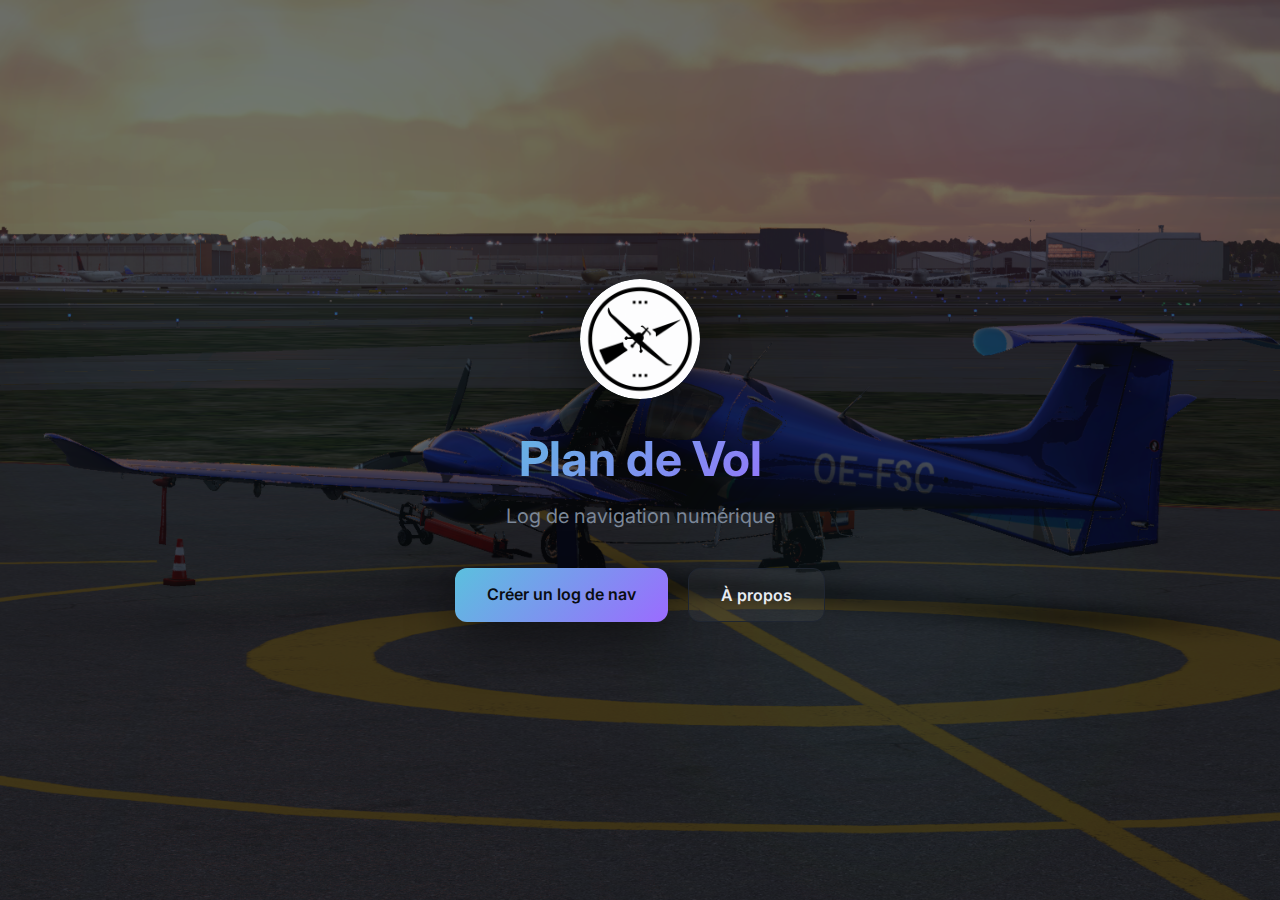
<file: index.html>
<!DOCTYPE html>
<html lang="fr">
<head>
  <meta charset="UTF-8" />
  <meta name="viewport" content="width=device-width, initial-scale=1.0" />
  <title>Plan de Vol - Accueil</title>
  <link rel="icon" type="image/x-icon" href="./favicon/favicon.ico">
  <link rel="icon" type="image/png" sizes="16x16" href="./favicon/favicon-16x16.png">
  <link rel="icon" type="image/png" sizes="32x32" href="./favicon/favicon-32x32.png">
  <link rel="apple-touch-icon" sizes="180x180" href="./favicon/apple-touch-icon.png">
  <link rel="manifest" href="./favicon/site.webmanifest">
  <link rel="preconnect" href="https://fonts.googleapis.com">
  <link rel="preconnect" href="https://fonts.gstatic.com" crossorigin>
  <link href="https://fonts.googleapis.com/css2?family=Inter:wght@400;500;600;700&display=swap" rel="stylesheet">
  <style>
    :root {
      color-scheme: dark;
      --bg: #0a0d11;
      --surface: #11161f;
      --muted: #7b8798;
      --text: #e8ecf2;
      --accent: #5bc0de;
      --accent-2: #9b6bff;
      --border: #1f2530;
      --shadow: 0 18px 50px rgba(0, 0, 0, 0.45);
    }
    * { box-sizing: border-box; }
    body {
      margin: 0;
      font-family: "Inter", system-ui, -apple-system, sans-serif;
      background: var(--bg);
      color: var(--text);
      min-height: 100vh;
      display: flex;
      align-items: center;
      justify-content: center;
      position: relative;
      overflow: hidden;
    }
    body::before {
      content: "";
      position: absolute;
      inset: 0;
      background: 
        radial-gradient(circle at 20% 20%, rgba(91, 192, 222, 0.18), transparent 35%),
        radial-gradient(circle at 80% 10%, rgba(155, 107, 255, 0.14), transparent 30%),
        radial-gradient(circle at 70% 70%, rgba(91, 192, 222, 0.12), transparent 25%);
      filter: blur(50px);
      opacity: 0.7;
      z-index: 0;
    }
    body::after {
      content: "";
      position: absolute;
      inset: 0;
      background: url("./DA40.png") center center / cover no-repeat;
      opacity: 0.4;
      pointer-events: none;
      z-index: 0;
    }
    .container {
      position: relative;
      z-index: 1;
      text-align: center;
      max-width: 800px;
      padding: 40px 20px;
    }
    .logo {
      width: 120px;
      height: 120px;
      margin: 0 auto 30px;
      border-radius: 50%;
      overflow: hidden;
      box-shadow: var(--shadow);
      background: rgba(91, 192, 222, 0.1);
      display: flex;
      align-items: center;
      justify-content: center;
      padding: 0;
    }
    .logo img {
      width: 100%;
      height: 100%;
      object-fit: contain;
      filter: drop-shadow(0 4px 10px rgba(0, 0, 0, 0.4));
      border-radius: 50%;
    }
    h1 {
      font-size: 48px;
      margin: 0 0 16px;
      background: linear-gradient(135deg, var(--accent), var(--accent-2));
      -webkit-background-clip: text;
      -webkit-text-fill-color: transparent;
      background-clip: text;
    }
    .subtitle {
      font-size: 20px;
      color: var(--muted);
      margin: 0 0 40px;
    }
    .nav-links {
      display: flex;
      gap: 20px;
      justify-content: center;
      flex-wrap: wrap;
    }
    .btn {
      display: inline-block;
      padding: 16px 32px;
      border-radius: 12px;
      font-weight: 600;
      text-decoration: none;
      transition: all 0.2s ease;
      font-size: 16px;
    }
    .btn-primary {
      background: linear-gradient(135deg, var(--accent), var(--accent-2));
      color: #0a0d11;
      box-shadow: var(--shadow);
    }
    .btn-primary:hover {
      transform: translateY(-2px);
      box-shadow: 0 24px 60px rgba(91, 192, 222, 0.4);
    }
    .btn-secondary {
      background: rgba(255, 255, 255, 0.05);
      color: var(--text);
      border: 1px solid var(--border);
    }
    .btn-secondary:hover {
      background: rgba(255, 255, 255, 0.1);
      border-color: var(--accent);
    }
  </style>
</head>
<body>
  <div class="container">
    <div class="logo">
      <img src="./avion.png" alt="Avion">
    </div>
    <h1>Plan de Vol</h1>
    <p class="subtitle">Log de navigation numérique</p>
    <div class="nav-links">
      <a href="./lognav.html" class="btn btn-primary">Créer un log de nav</a>
      <a href="./a-propos.html" class="btn btn-secondary">À propos</a>
    </div>
  </div>
</body>
</html>
</file>
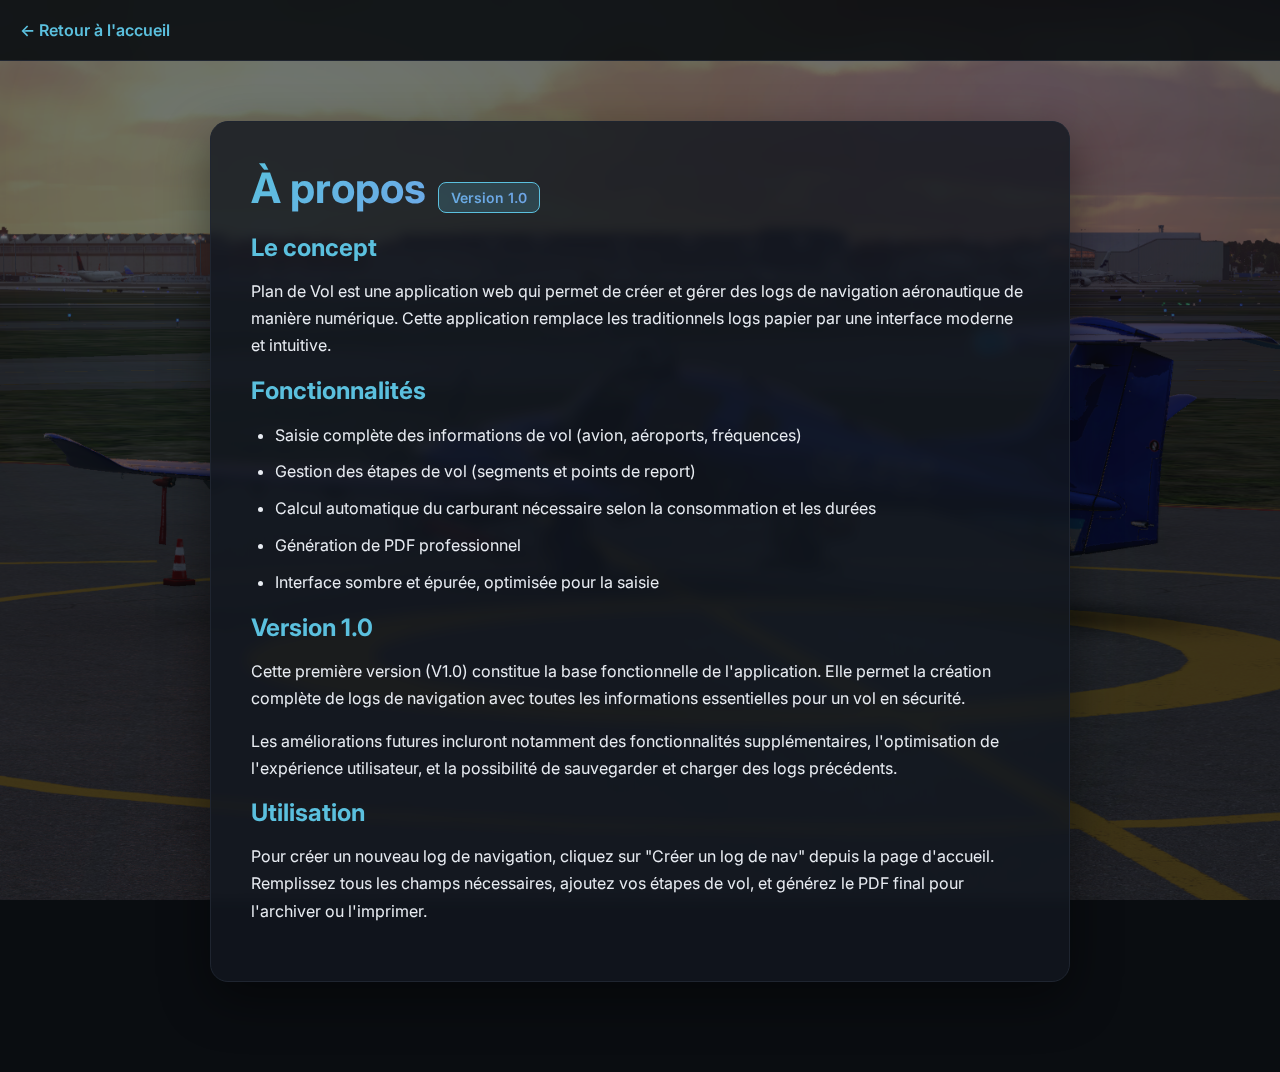
<file: a-propos.html>
<!DOCTYPE html>
<html lang="fr">
<head>
  <meta charset="UTF-8" />
  <meta name="viewport" content="width=device-width, initial-scale=1.0" />
  <title>À propos - Plan de Vol</title>
  <link rel="icon" type="image/x-icon" href="./favicon/favicon.ico">
  <link rel="icon" type="image/png" sizes="16x16" href="./favicon/favicon-16x16.png">
  <link rel="icon" type="image/png" sizes="32x32" href="./favicon/favicon-32x32.png">
  <link rel="apple-touch-icon" sizes="180x180" href="./favicon/apple-touch-icon.png">
  <link rel="manifest" href="./favicon/site.webmanifest">
  <link rel="preconnect" href="https://fonts.googleapis.com">
  <link rel="preconnect" href="https://fonts.gstatic.com" crossorigin>
  <link href="https://fonts.googleapis.com/css2?family=Inter:wght@400;500;600;700&display=swap" rel="stylesheet">
  <style>
    :root {
      color-scheme: dark;
      --bg: #0a0d11;
      --surface: #11161f;
      --muted: #7b8798;
      --text: #e8ecf2;
      --accent: #5bc0de;
      --accent-2: #9b6bff;
      --border: #1f2530;
      --shadow: 0 18px 50px rgba(0, 0, 0, 0.45);
    }
    * { box-sizing: border-box; }
    body {
      margin: 0;
      font-family: "Inter", system-ui, -apple-system, sans-serif;
      background: var(--bg);
      color: var(--text);
      min-height: 100vh;
      position: relative;
      overflow-x: hidden;
    }
    body::before {
      content: "";
      position: fixed;
      inset: 0;
      background: 
        radial-gradient(circle at 20% 20%, rgba(91, 192, 222, 0.18), transparent 35%),
        radial-gradient(circle at 80% 10%, rgba(155, 107, 255, 0.14), transparent 30%),
        radial-gradient(circle at 70% 70%, rgba(91, 192, 222, 0.12), transparent 25%);
      filter: blur(50px);
      opacity: 0.7;
      z-index: 0;
    }
    body::after {
      content: "";
      position: fixed;
      inset: 0;
      background: url("./DA40.png") center center / cover no-repeat;
      opacity: 0.4;
      pointer-events: none;
      z-index: 0;
    }
    .header {
      position: sticky;
      top: 0;
      z-index: 5;
      padding: 20px;
      background: rgba(10, 13, 17, 0.9);
      backdrop-filter: blur(10px);
      border-bottom: 1px solid var(--border);
    }
    .header a {
      color: var(--accent);
      text-decoration: none;
      font-weight: 600;
    }
    .header a:hover {
      text-decoration: underline;
    }
    .container {
      position: relative;
      z-index: 1;
      max-width: 900px;
      margin: 0 auto;
      padding: 60px 20px;
    }
    h1 {
      font-size: 42px;
      margin: 0 0 20px;
      background: linear-gradient(135deg, var(--accent), var(--accent-2));
      -webkit-background-clip: text;
      -webkit-text-fill-color: transparent;
      background-clip: text;
    }
    .card {
      background: rgba(17, 22, 31, 0.8);
      border: 1px solid var(--border);
      border-radius: 18px;
      padding: 40px;
      box-shadow: var(--shadow);
      backdrop-filter: blur(6px);
      margin-bottom: 30px;
    }
    h2 {
      color: var(--accent);
      margin: 0 0 16px;
      font-size: 24px;
    }
    p {
      line-height: 1.7;
      color: var(--text);
      margin: 0 0 16px;
    }
    .version-badge {
      display: inline-block;
      padding: 6px 12px;
      background: rgba(91, 192, 222, 0.2);
      border: 1px solid var(--accent);
      border-radius: 8px;
      color: var(--accent);
      font-weight: 600;
      font-size: 14px;
      margin-left: 12px;
    }
    ul {
      line-height: 1.8;
      color: var(--text);
      padding-left: 24px;
    }
    li {
      margin-bottom: 8px;
    }
  </style>
</head>
<body>
  <div class="header">
    <a href="./index.html">← Retour à l'accueil</a>
  </div>
  <div class="container">
    <div class="card">
      <h1>À propos<span class="version-badge">Version 1.0</span></h1>
      
      <h2>Le concept</h2>
      <p>
        Plan de Vol est une application web qui permet de créer et gérer des logs de navigation aéronautique de manière numérique. 
        Cette application remplace les traditionnels logs papier par une interface moderne et intuitive.
      </p>
      
      <h2>Fonctionnalités</h2>
      <ul>
        <li>Saisie complète des informations de vol (avion, aéroports, fréquences)</li>
        <li>Gestion des étapes de vol (segments et points de report)</li>
        <li>Calcul automatique du carburant nécessaire selon la consommation et les durées</li>
        <li>Génération de PDF professionnel</li>
        <li>Interface sombre et épurée, optimisée pour la saisie</li>
      </ul>
      
      <h2>Version 1.0</h2>
      <p>
        Cette première version (V1.0) constitue la base fonctionnelle de l'application. 
        Elle permet la création complète de logs de navigation avec toutes les informations essentielles 
        pour un vol en sécurité.
      </p>
      <p>
        Les améliorations futures incluront notamment des fonctionnalités supplémentaires, 
        l'optimisation de l'expérience utilisateur, et la possibilité de sauvegarder et charger 
        des logs précédents.
      </p>
      
      <h2>Utilisation</h2>
      <p>
        Pour créer un nouveau log de navigation, cliquez sur "Créer un log de nav" depuis la page d'accueil. 
        Remplissez tous les champs nécessaires, ajoutez vos étapes de vol, et générez le PDF final 
        pour l'archiver ou l'imprimer.
      </p>
    </div>
  </div>
</body>
</html>
</file>
